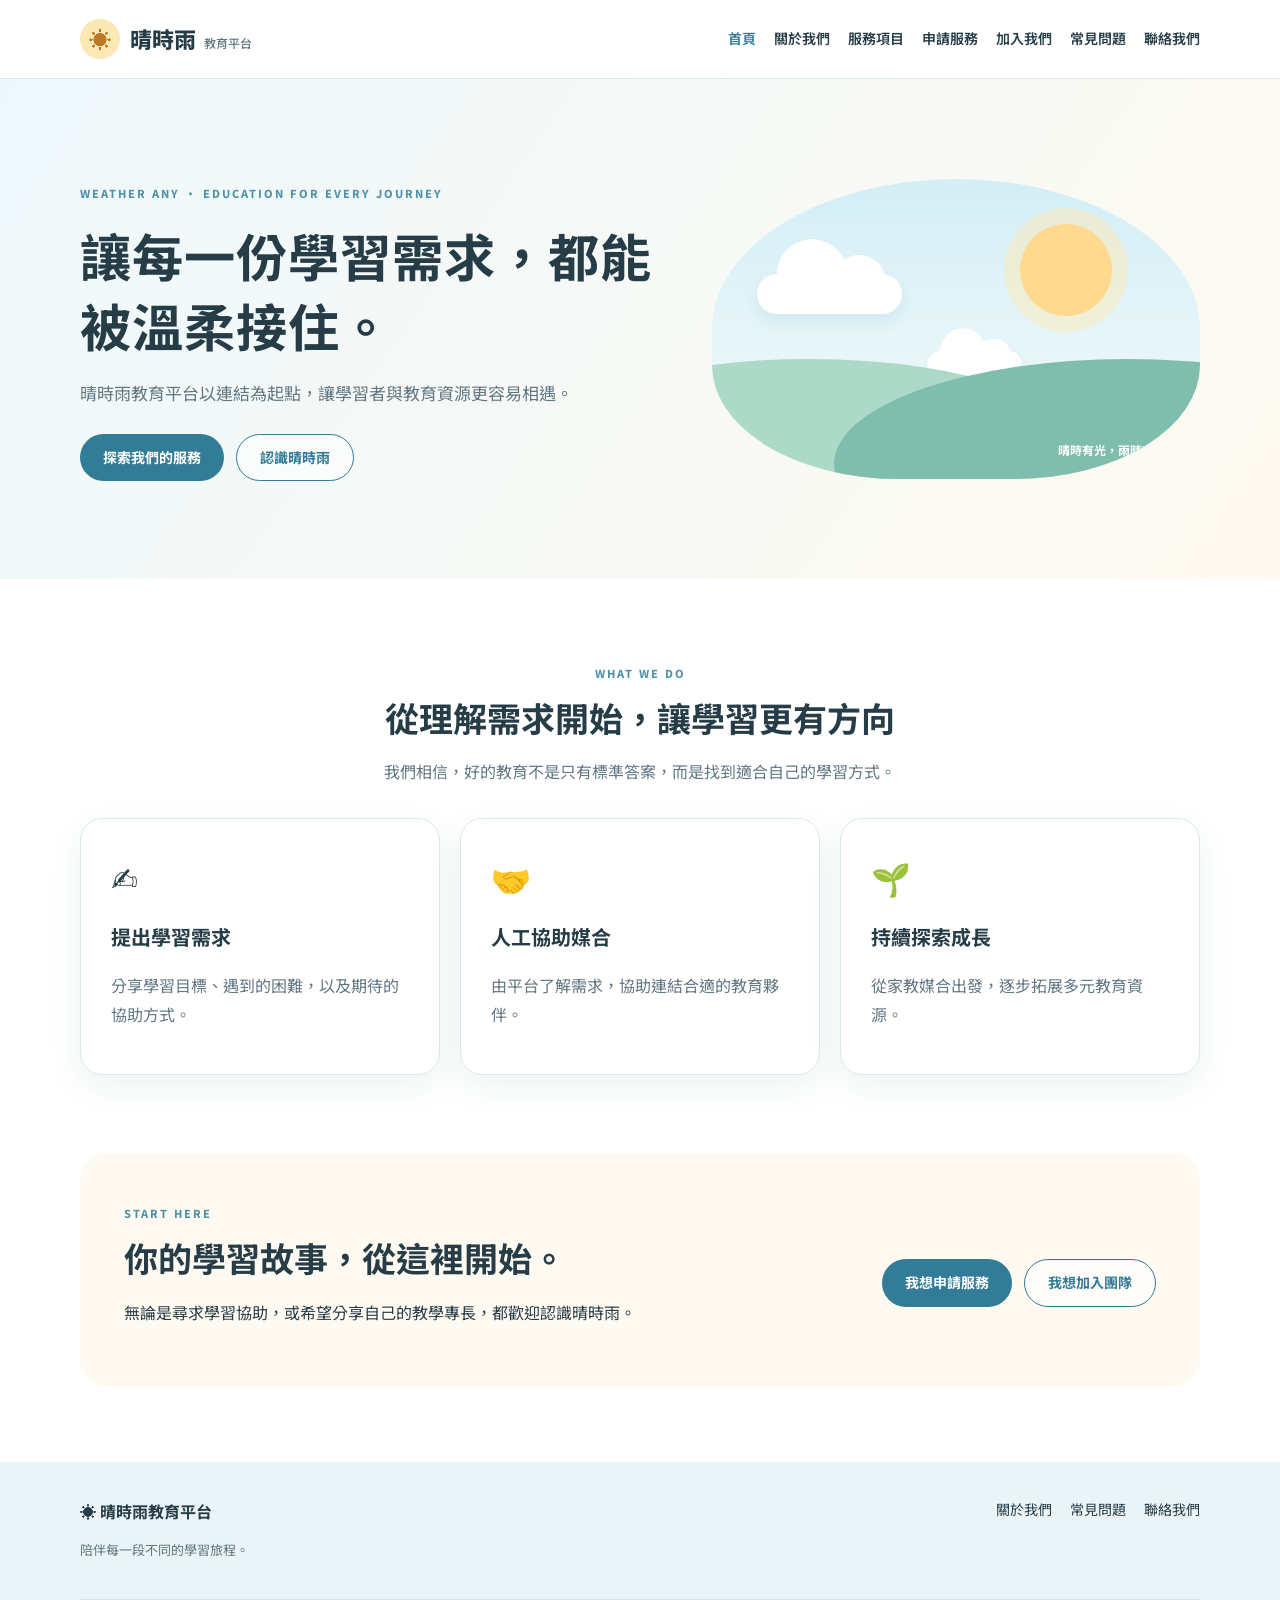
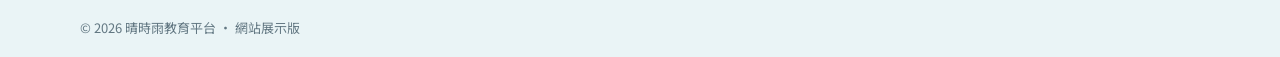
<file: index.html>
<!doctype html>
<html lang="zh-Hant">
<head>
  <meta charset="utf-8">
  <meta name="viewport" content="width=device-width, initial-scale=1">
  <meta name="description" content="晴時雨教育平台｜連結教育需求與學習資源。">
  <title>首頁｜晴時雨教育平台</title>
  <link rel="stylesheet" href="css/style.css">
  <script src="js/config.js" defer></script>
  <script src="js/main.js" defer></script>
</head>
<body>
  <a class="skip" href="#main">跳至主要內容</a>
  <header class="site-header">
    <div class="wrap header-inner">
      <a class="brand" href="index.html" aria-label="晴時雨教育平台首頁"><span class="brand-mark">☀</span><span>晴時雨<span class="brand-sub">教育平台</span></span></a>
      <button class="menu-toggle" type="button" aria-controls="site-nav" aria-expanded="false" aria-label="開啟導覽選單"><span></span><span></span><span></span></button>
      <nav class="site-nav" id="site-nav" aria-label="主要導覽"><a href="index.html" aria-current="page">首頁</a><a href="about.html">關於我們</a><a href="services.html">服務項目</a><a href="apply.html">申請服務</a><a href="join.html">加入我們</a><a href="faq.html">常見問題</a><a href="contact.html">聯絡我們</a></nav>
    </div>
  </header>
  <main id="main">
    <section class="hero home-hero"><div class="wrap hero-inner"><div><span class="eyebrow">WEATHER ANY · EDUCATION FOR EVERY JOURNEY</span><h1>讓每一份學習需求，都能被溫柔接住。</h1><p>晴時雨教育平台以連結為起點，讓學習者與教育資源更容易相遇。</p><div class="actions"><a class="btn primary" href="services.html">探索我們的服務</a><a class="btn outline" href="about.html">認識晴時雨</a></div></div><div class="hero-art" aria-hidden="true"><div class="sun"></div><div class="cloud cloud-one"></div><div class="cloud cloud-two"></div><div class="hill hill-one"></div><div class="hill hill-two"></div><span class="hero-caption">晴時有光，雨時有伴。</span></div></div></section>
    <div class="wrap"><section class="section"><div class="section-head"><span class="eyebrow">WHAT WE DO</span><h2>從理解需求開始，讓學習更有方向</h2><p>我們相信，好的教育不是只有標準答案，而是找到適合自己的學習方式。</p></div><div class="cards three"><article class="card"><span class="card-icon">✍️</span><h3>提出學習需求</h3><p>分享學習目標、遇到的困難，以及期待的協助方式。</p></article><article class="card"><span class="card-icon">🤝</span><h3>人工協助媒合</h3><p>由平台了解需求，協助連結合適的教育夥伴。</p></article><article class="card"><span class="card-icon">🌱</span><h3>持續探索成長</h3><p>從家教媒合出發，逐步拓展多元教育資源。</p></article></div></section><section class="section band"><div><span class="eyebrow">START HERE</span><h2>你的學習故事，從這裡開始。</h2><p>無論是尋求學習協助，或希望分享自己的教學專長，都歡迎認識晴時雨。</p></div><div class="actions"><a class="btn primary" href="apply.html">我想申請服務</a><a class="btn outline" href="join.html">我想加入團隊</a></div></section></div>
  </main>
  <footer class="site-footer"><div class="wrap footer-inner"><div><strong>☀ 晴時雨教育平台</strong><p>陪伴每一段不同的學習旅程。</p></div><div class="footer-links"><a href="about.html">關於我們</a><a href="faq.html">常見問題</a><a href="contact.html">聯絡我們</a></div></div><div class="wrap copyright">© <span id="year"></span> 晴時雨教育平台 · 網站展示版</div></footer>
</body>
</html>
</file>
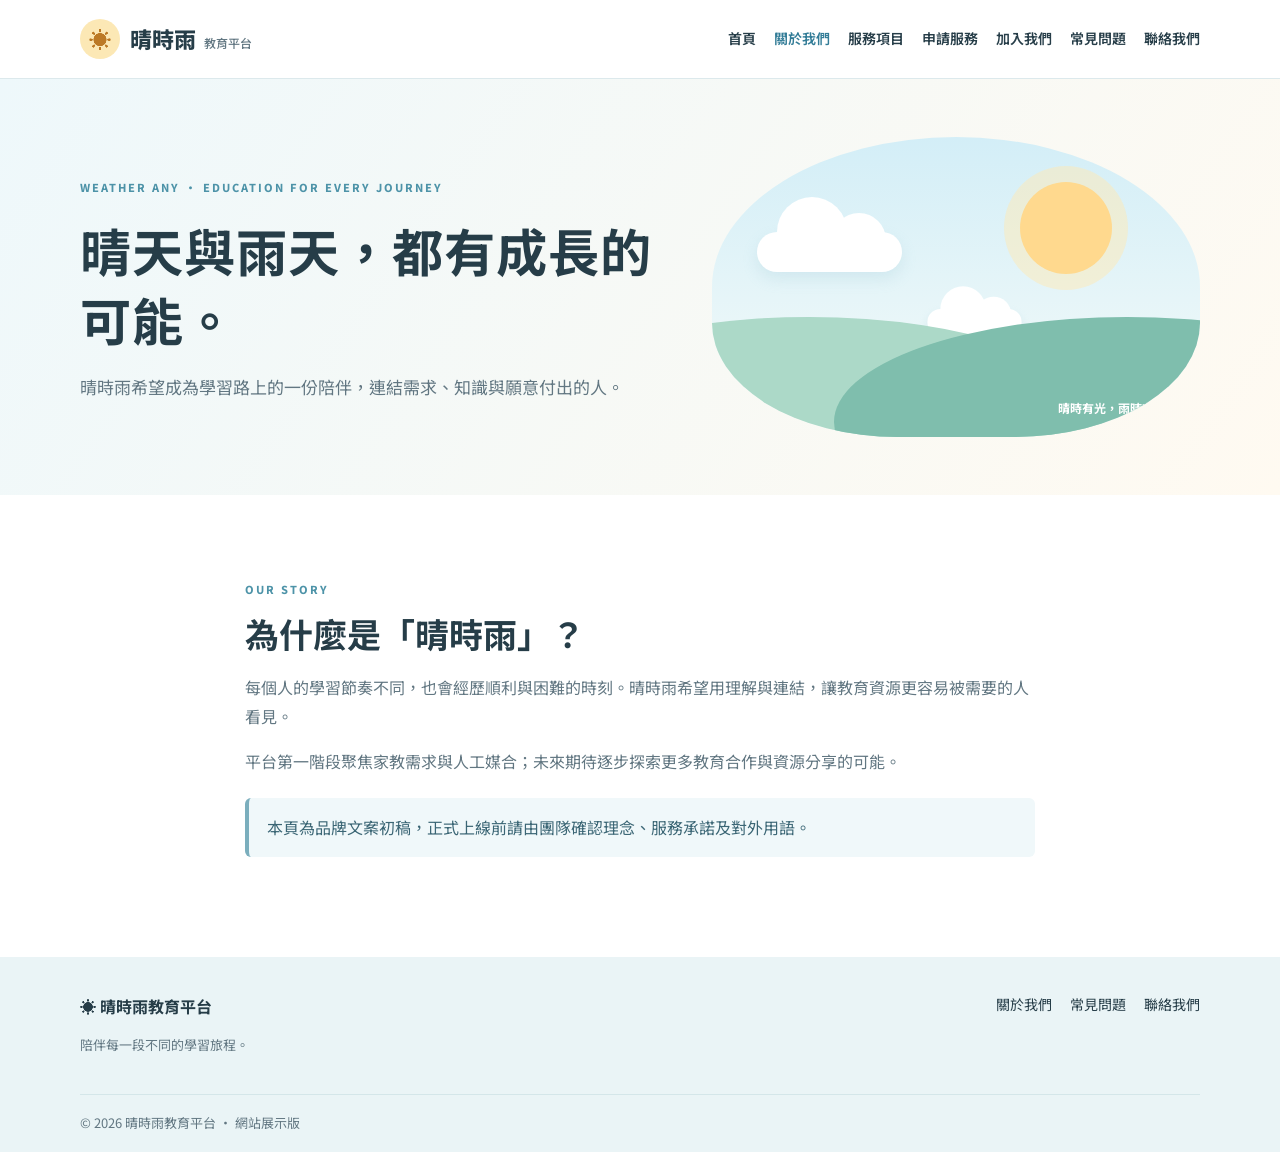
<file: about.html>
<!doctype html>
<html lang="zh-Hant">
<head>
  <meta charset="utf-8">
  <meta name="viewport" content="width=device-width, initial-scale=1">
  <meta name="description" content="晴時雨教育平台｜連結教育需求與學習資源。">
  <title>關於我們｜晴時雨教育平台</title>
  <link rel="stylesheet" href="css/style.css">
  <script src="js/config.js" defer></script>
  <script src="js/main.js" defer></script>
</head>
<body>
  <a class="skip" href="#main">跳至主要內容</a>
  <header class="site-header">
    <div class="wrap header-inner">
      <a class="brand" href="index.html" aria-label="晴時雨教育平台首頁"><span class="brand-mark">☀</span><span>晴時雨<span class="brand-sub">教育平台</span></span></a>
      <button class="menu-toggle" type="button" aria-controls="site-nav" aria-expanded="false" aria-label="開啟導覽選單"><span></span><span></span><span></span></button>
      <nav class="site-nav" id="site-nav" aria-label="主要導覽"><a href="index.html">首頁</a><a href="about.html" aria-current="page">關於我們</a><a href="services.html">服務項目</a><a href="apply.html">申請服務</a><a href="join.html">加入我們</a><a href="faq.html">常見問題</a><a href="contact.html">聯絡我們</a></nav>
    </div>
  </header>
  <main id="main">
    <section class="hero"><div class="wrap hero-inner"><div><span class="eyebrow">WEATHER ANY · EDUCATION FOR EVERY JOURNEY</span><h1>晴天與雨天，都有成長的可能。</h1><p>晴時雨希望成為學習路上的一份陪伴，連結需求、知識與願意付出的人。</p></div><div class="hero-art" aria-hidden="true"><div class="sun"></div><div class="cloud cloud-one"></div><div class="cloud cloud-two"></div><div class="hill hill-one"></div><div class="hill hill-two"></div><span class="hero-caption">晴時有光，雨時有伴。</span></div></div></section>
    <div class="wrap"><section class="section prose"><span class="eyebrow">OUR STORY</span><h2>為什麼是「晴時雨」？</h2><p>每個人的學習節奏不同，也會經歷順利與困難的時刻。晴時雨希望用理解與連結，讓教育資源更容易被需要的人看見。</p><p>平台第一階段聚焦家教需求與人工媒合；未來期待逐步探索更多教育合作與資源分享的可能。</p><div class="notice">本頁為品牌文案初稿，正式上線前請由團隊確認理念、服務承諾及對外用語。</div></section></div>
  </main>
  <footer class="site-footer"><div class="wrap footer-inner"><div><strong>☀ 晴時雨教育平台</strong><p>陪伴每一段不同的學習旅程。</p></div><div class="footer-links"><a href="about.html">關於我們</a><a href="faq.html">常見問題</a><a href="contact.html">聯絡我們</a></div></div><div class="wrap copyright">© <span id="year"></span> 晴時雨教育平台 · 網站展示版</div></footer>
</body>
</html>
</file>
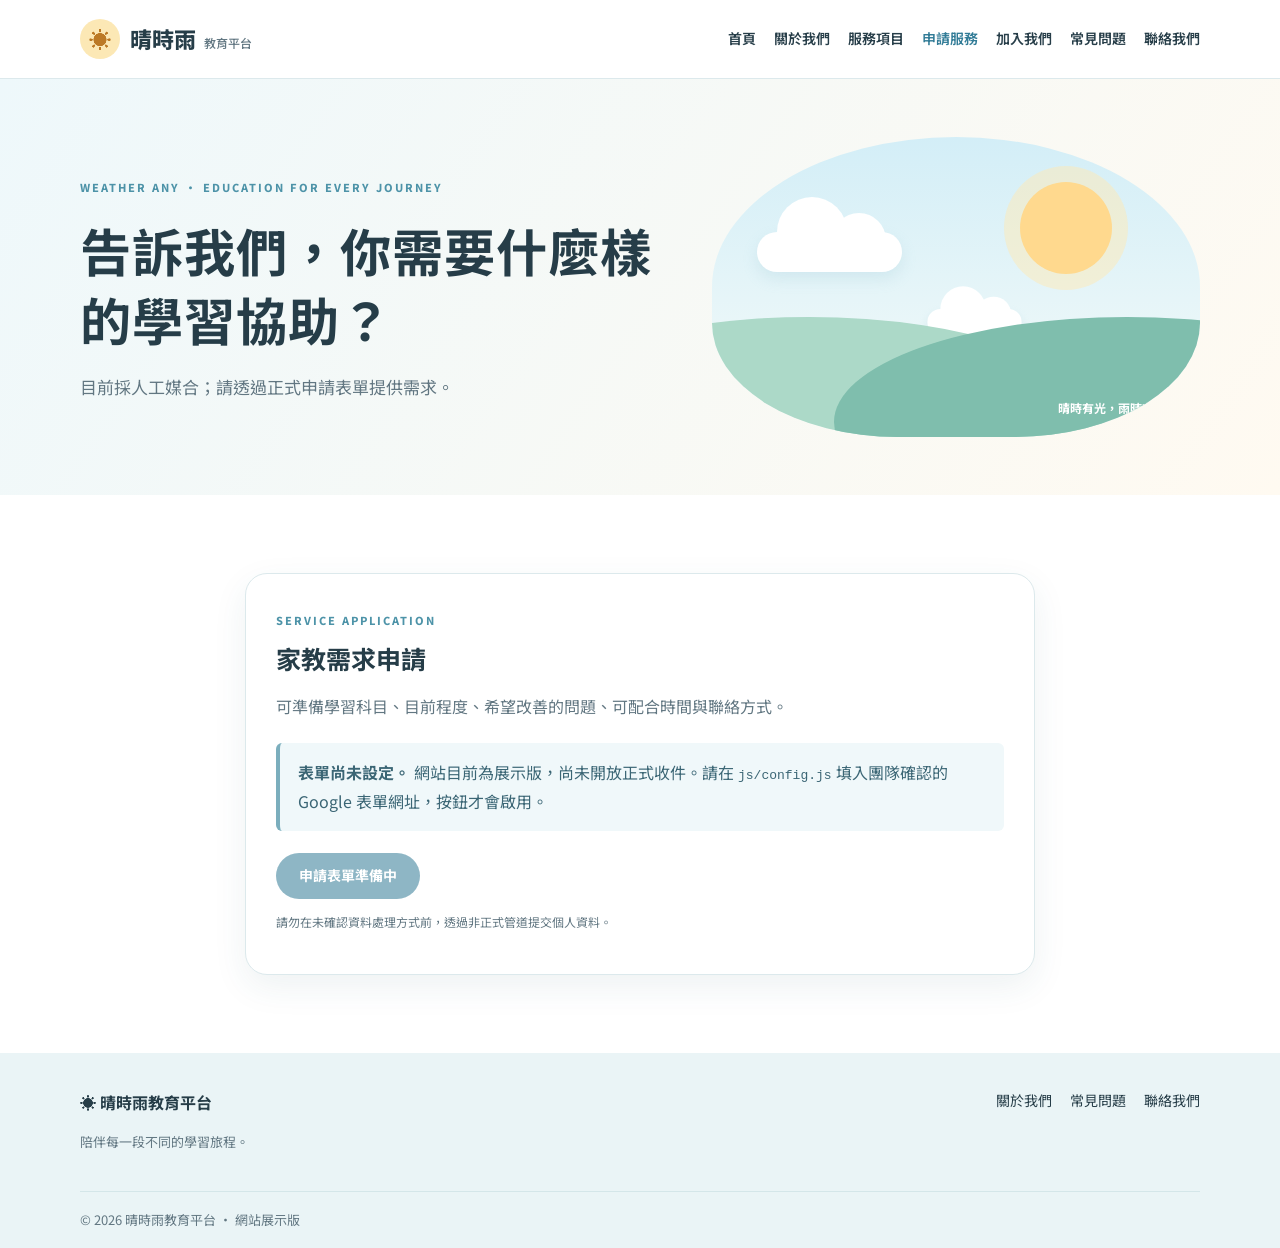
<file: apply.html>
<!doctype html>
<html lang="zh-Hant">
<head>
  <meta charset="utf-8">
  <meta name="viewport" content="width=device-width, initial-scale=1">
  <meta name="description" content="晴時雨教育平台｜連結教育需求與學習資源。">
  <title>申請服務｜晴時雨教育平台</title>
  <link rel="stylesheet" href="css/style.css">
  <script src="js/config.js" defer></script>
  <script src="js/main.js" defer></script>
</head>
<body>
  <a class="skip" href="#main">跳至主要內容</a>
  <header class="site-header">
    <div class="wrap header-inner">
      <a class="brand" href="index.html" aria-label="晴時雨教育平台首頁"><span class="brand-mark">☀</span><span>晴時雨<span class="brand-sub">教育平台</span></span></a>
      <button class="menu-toggle" type="button" aria-controls="site-nav" aria-expanded="false" aria-label="開啟導覽選單"><span></span><span></span><span></span></button>
      <nav class="site-nav" id="site-nav" aria-label="主要導覽"><a href="index.html">首頁</a><a href="about.html">關於我們</a><a href="services.html">服務項目</a><a href="apply.html" aria-current="page">申請服務</a><a href="join.html">加入我們</a><a href="faq.html">常見問題</a><a href="contact.html">聯絡我們</a></nav>
    </div>
  </header>
  <main id="main">
    <section class="hero"><div class="wrap hero-inner"><div><span class="eyebrow">WEATHER ANY · EDUCATION FOR EVERY JOURNEY</span><h1>告訴我們，你需要什麼樣的學習協助？</h1><p>目前採人工媒合；請透過正式申請表單提供需求。</p></div><div class="hero-art" aria-hidden="true"><div class="sun"></div><div class="cloud cloud-one"></div><div class="cloud cloud-two"></div><div class="hill hill-one"></div><div class="hill hill-two"></div><span class="hero-caption">晴時有光，雨時有伴。</span></div></div></section>
    <div class="wrap"><section class="section narrow"><div class="card"><span class="eyebrow">SERVICE APPLICATION</span><h2>家教需求申請</h2><p>可準備學習科目、目前程度、希望改善的問題、可配合時間與聯絡方式。</p><div class="notice"><strong>表單尚未設定。</strong> 網站目前為展示版，尚未開放正式收件。請在 <code>js/config.js</code> 填入團隊確認的 Google 表單網址，按鈕才會啟用。</div><a class="btn primary external-form disabled" href="#" aria-disabled="true">申請表單準備中</a><p class="small">請勿在未確認資料處理方式前，透過非正式管道提交個人資料。</p></div></section></div>
  </main>
  <footer class="site-footer"><div class="wrap footer-inner"><div><strong>☀ 晴時雨教育平台</strong><p>陪伴每一段不同的學習旅程。</p></div><div class="footer-links"><a href="about.html">關於我們</a><a href="faq.html">常見問題</a><a href="contact.html">聯絡我們</a></div></div><div class="wrap copyright">© <span id="year"></span> 晴時雨教育平台 · 網站展示版</div></footer>
</body>
</html>
</file>
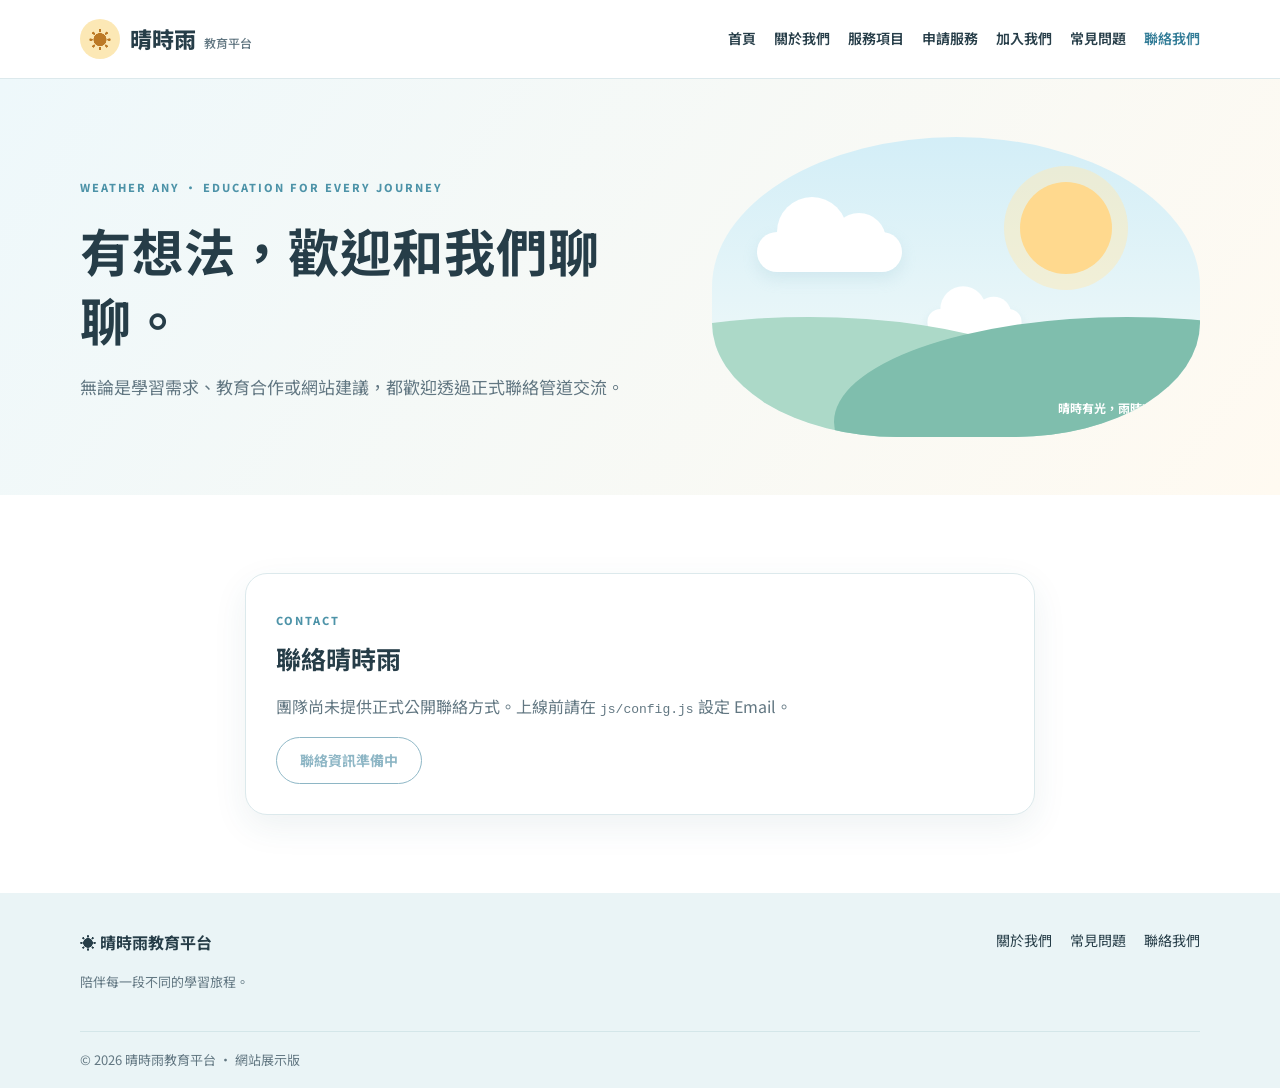
<file: contact.html>
<!doctype html>
<html lang="zh-Hant">
<head>
  <meta charset="utf-8">
  <meta name="viewport" content="width=device-width, initial-scale=1">
  <meta name="description" content="晴時雨教育平台｜連結教育需求與學習資源。">
  <title>聯絡我們｜晴時雨教育平台</title>
  <link rel="stylesheet" href="css/style.css">
  <script src="js/config.js" defer></script>
  <script src="js/main.js" defer></script>
</head>
<body>
  <a class="skip" href="#main">跳至主要內容</a>
  <header class="site-header">
    <div class="wrap header-inner">
      <a class="brand" href="index.html" aria-label="晴時雨教育平台首頁"><span class="brand-mark">☀</span><span>晴時雨<span class="brand-sub">教育平台</span></span></a>
      <button class="menu-toggle" type="button" aria-controls="site-nav" aria-expanded="false" aria-label="開啟導覽選單"><span></span><span></span><span></span></button>
      <nav class="site-nav" id="site-nav" aria-label="主要導覽"><a href="index.html">首頁</a><a href="about.html">關於我們</a><a href="services.html">服務項目</a><a href="apply.html">申請服務</a><a href="join.html">加入我們</a><a href="faq.html">常見問題</a><a href="contact.html" aria-current="page">聯絡我們</a></nav>
    </div>
  </header>
  <main id="main">
    <section class="hero"><div class="wrap hero-inner"><div><span class="eyebrow">WEATHER ANY · EDUCATION FOR EVERY JOURNEY</span><h1>有想法，歡迎和我們聊聊。</h1><p>無論是學習需求、教育合作或網站建議，都歡迎透過正式聯絡管道交流。</p></div><div class="hero-art" aria-hidden="true"><div class="sun"></div><div class="cloud cloud-one"></div><div class="cloud cloud-two"></div><div class="hill hill-one"></div><div class="hill hill-two"></div><span class="hero-caption">晴時有光，雨時有伴。</span></div></div></section>
    <div class="wrap"><section class="section narrow"><div class="card"><span class="eyebrow">CONTACT</span><h2>聯絡晴時雨</h2><p>團隊尚未提供正式公開聯絡方式。上線前請在 <code>js/config.js</code> 設定 Email。</p><a class="btn outline contact-email disabled" href="#" aria-disabled="true">聯絡資訊準備中</a></div></section></div>
  </main>
  <footer class="site-footer"><div class="wrap footer-inner"><div><strong>☀ 晴時雨教育平台</strong><p>陪伴每一段不同的學習旅程。</p></div><div class="footer-links"><a href="about.html">關於我們</a><a href="faq.html">常見問題</a><a href="contact.html">聯絡我們</a></div></div><div class="wrap copyright">© <span id="year"></span> 晴時雨教育平台 · 網站展示版</div></footer>
</body>
</html>
</file>
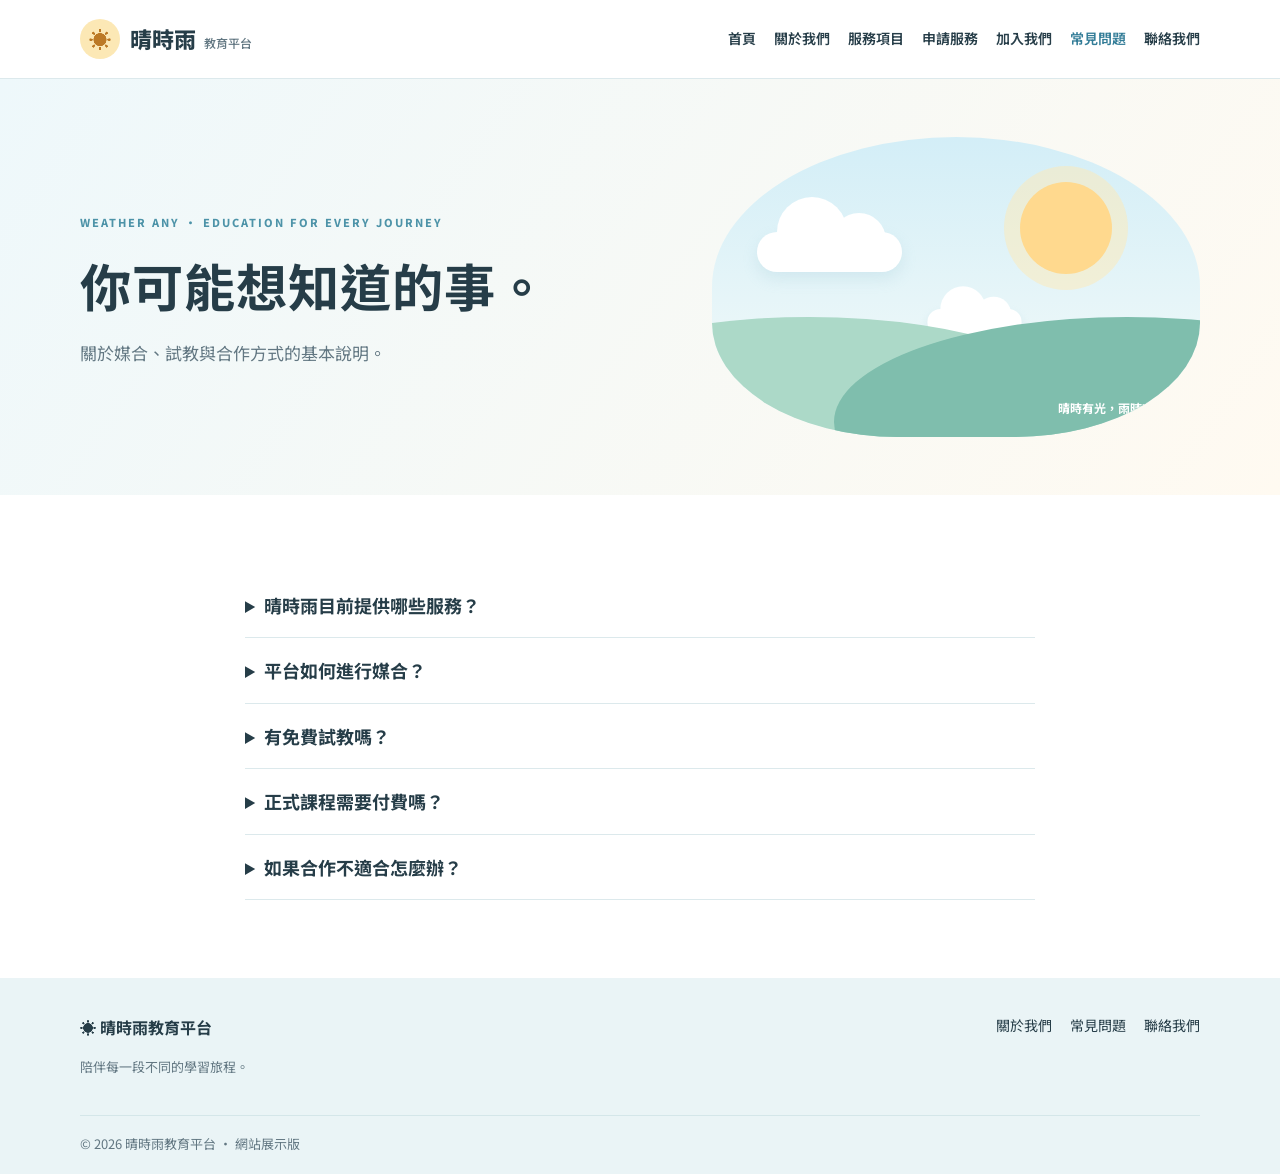
<file: faq.html>
<!doctype html>
<html lang="zh-Hant">
<head>
  <meta charset="utf-8">
  <meta name="viewport" content="width=device-width, initial-scale=1">
  <meta name="description" content="晴時雨教育平台｜連結教育需求與學習資源。">
  <title>常見問題｜晴時雨教育平台</title>
  <link rel="stylesheet" href="css/style.css">
  <script src="js/config.js" defer></script>
  <script src="js/main.js" defer></script>
</head>
<body>
  <a class="skip" href="#main">跳至主要內容</a>
  <header class="site-header">
    <div class="wrap header-inner">
      <a class="brand" href="index.html" aria-label="晴時雨教育平台首頁"><span class="brand-mark">☀</span><span>晴時雨<span class="brand-sub">教育平台</span></span></a>
      <button class="menu-toggle" type="button" aria-controls="site-nav" aria-expanded="false" aria-label="開啟導覽選單"><span></span><span></span><span></span></button>
      <nav class="site-nav" id="site-nav" aria-label="主要導覽"><a href="index.html">首頁</a><a href="about.html">關於我們</a><a href="services.html">服務項目</a><a href="apply.html">申請服務</a><a href="join.html">加入我們</a><a href="faq.html" aria-current="page">常見問題</a><a href="contact.html">聯絡我們</a></nav>
    </div>
  </header>
  <main id="main">
    <section class="hero"><div class="wrap hero-inner"><div><span class="eyebrow">WEATHER ANY · EDUCATION FOR EVERY JOURNEY</span><h1>你可能想知道的事。</h1><p>關於媒合、試教與合作方式的基本說明。</p></div><div class="hero-art" aria-hidden="true"><div class="sun"></div><div class="cloud cloud-one"></div><div class="cloud cloud-two"></div><div class="hill hill-one"></div><div class="hill hill-two"></div><span class="hero-caption">晴時有光，雨時有伴。</span></div></div></section>
    <div class="wrap"><section class="section narrow faq"><details><summary>晴時雨目前提供哪些服務？</summary><p>第一階段以家教需求人工媒合為主，其他教育服務仍在規劃中。</p></details><details><summary>平台如何進行媒合？</summary><p>由平台了解需求後人工協助媒合，並非由老師直接取得公開申請資料。</p></details><details><summary>有免費試教嗎？</summary><p>目前規劃提供免費試教，實際次數、時長及適用條件將以正式公告為準。</p></details><details><summary>正式課程需要付費嗎？</summary><p>正式合作費用與上課方式由老師及需求者協商，並非所有課程都免費。</p></details><details><summary>如果合作不適合怎麼辦？</summary><p>雙方可以提出終止合作，實際流程將由平台另行說明。</p></details></section></div>
  </main>
  <footer class="site-footer"><div class="wrap footer-inner"><div><strong>☀ 晴時雨教育平台</strong><p>陪伴每一段不同的學習旅程。</p></div><div class="footer-links"><a href="about.html">關於我們</a><a href="faq.html">常見問題</a><a href="contact.html">聯絡我們</a></div></div><div class="wrap copyright">© <span id="year"></span> 晴時雨教育平台 · 網站展示版</div></footer>
</body>
</html>
</file>
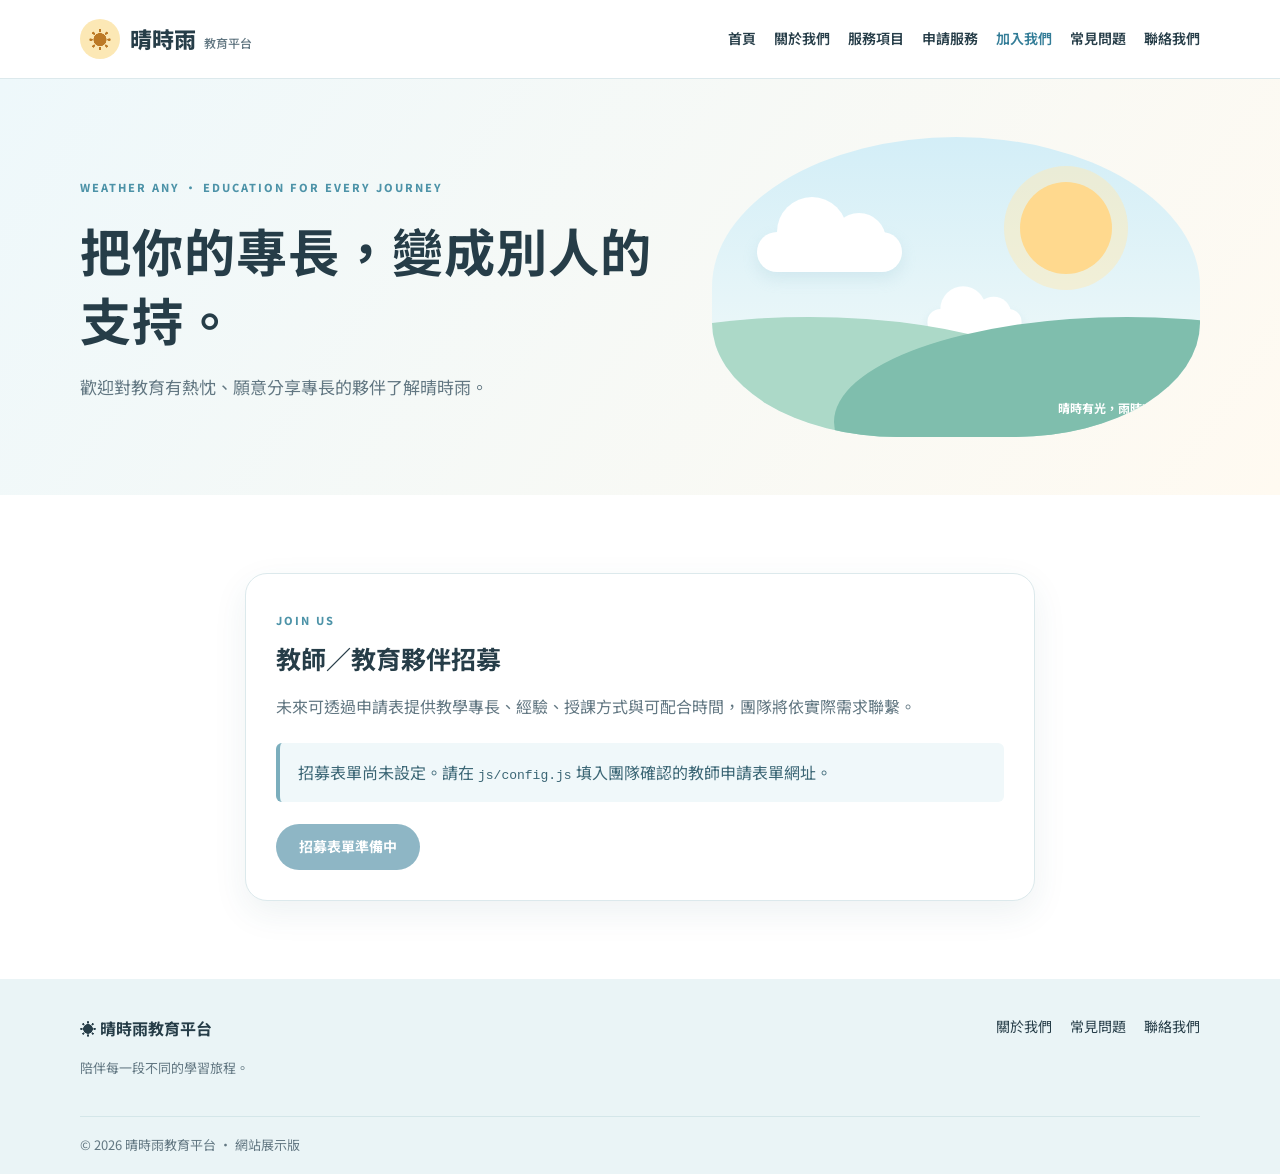
<file: join.html>
<!doctype html>
<html lang="zh-Hant">
<head>
  <meta charset="utf-8">
  <meta name="viewport" content="width=device-width, initial-scale=1">
  <meta name="description" content="晴時雨教育平台｜連結教育需求與學習資源。">
  <title>加入我們｜晴時雨教育平台</title>
  <link rel="stylesheet" href="css/style.css">
  <script src="js/config.js" defer></script>
  <script src="js/main.js" defer></script>
</head>
<body>
  <a class="skip" href="#main">跳至主要內容</a>
  <header class="site-header">
    <div class="wrap header-inner">
      <a class="brand" href="index.html" aria-label="晴時雨教育平台首頁"><span class="brand-mark">☀</span><span>晴時雨<span class="brand-sub">教育平台</span></span></a>
      <button class="menu-toggle" type="button" aria-controls="site-nav" aria-expanded="false" aria-label="開啟導覽選單"><span></span><span></span><span></span></button>
      <nav class="site-nav" id="site-nav" aria-label="主要導覽"><a href="index.html">首頁</a><a href="about.html">關於我們</a><a href="services.html">服務項目</a><a href="apply.html">申請服務</a><a href="join.html" aria-current="page">加入我們</a><a href="faq.html">常見問題</a><a href="contact.html">聯絡我們</a></nav>
    </div>
  </header>
  <main id="main">
    <section class="hero"><div class="wrap hero-inner"><div><span class="eyebrow">WEATHER ANY · EDUCATION FOR EVERY JOURNEY</span><h1>把你的專長，變成別人的支持。</h1><p>歡迎對教育有熱忱、願意分享專長的夥伴了解晴時雨。</p></div><div class="hero-art" aria-hidden="true"><div class="sun"></div><div class="cloud cloud-one"></div><div class="cloud cloud-two"></div><div class="hill hill-one"></div><div class="hill hill-two"></div><span class="hero-caption">晴時有光，雨時有伴。</span></div></div></section>
    <div class="wrap"><section class="section narrow"><div class="card"><span class="eyebrow">JOIN US</span><h2>教師／教育夥伴招募</h2><p>未來可透過申請表提供教學專長、經驗、授課方式與可配合時間，團隊將依實際需求聯繫。</p><div class="notice">招募表單尚未設定。請在 <code>js/config.js</code> 填入團隊確認的教師申請表單網址。</div><a class="btn primary teacher-form disabled" href="#" aria-disabled="true">招募表單準備中</a></div></section></div>
  </main>
  <footer class="site-footer"><div class="wrap footer-inner"><div><strong>☀ 晴時雨教育平台</strong><p>陪伴每一段不同的學習旅程。</p></div><div class="footer-links"><a href="about.html">關於我們</a><a href="faq.html">常見問題</a><a href="contact.html">聯絡我們</a></div></div><div class="wrap copyright">© <span id="year"></span> 晴時雨教育平台 · 網站展示版</div></footer>
</body>
</html>
</file>
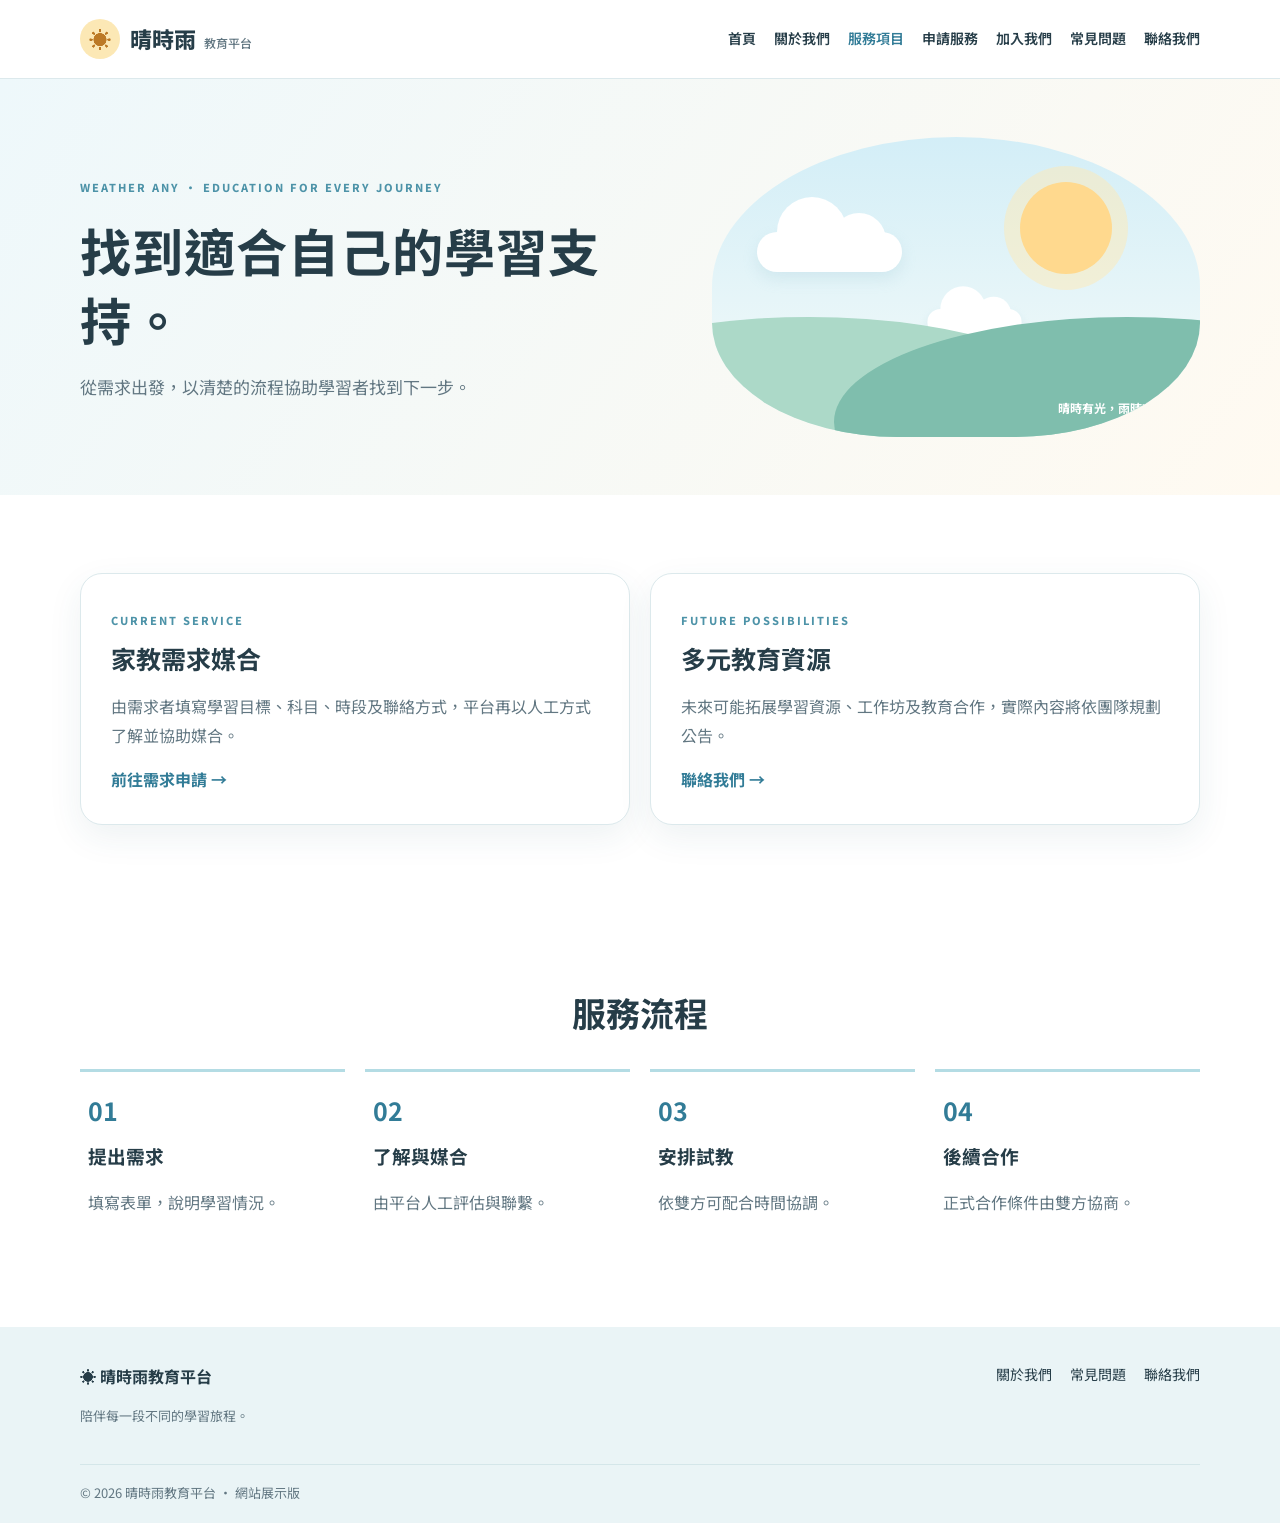
<file: services.html>
<!doctype html>
<html lang="zh-Hant">
<head>
  <meta charset="utf-8">
  <meta name="viewport" content="width=device-width, initial-scale=1">
  <meta name="description" content="晴時雨教育平台｜連結教育需求與學習資源。">
  <title>服務項目｜晴時雨教育平台</title>
  <link rel="stylesheet" href="css/style.css">
  <script src="js/config.js" defer></script>
  <script src="js/main.js" defer></script>
</head>
<body>
  <a class="skip" href="#main">跳至主要內容</a>
  <header class="site-header">
    <div class="wrap header-inner">
      <a class="brand" href="index.html" aria-label="晴時雨教育平台首頁"><span class="brand-mark">☀</span><span>晴時雨<span class="brand-sub">教育平台</span></span></a>
      <button class="menu-toggle" type="button" aria-controls="site-nav" aria-expanded="false" aria-label="開啟導覽選單"><span></span><span></span><span></span></button>
      <nav class="site-nav" id="site-nav" aria-label="主要導覽"><a href="index.html">首頁</a><a href="about.html">關於我們</a><a href="services.html" aria-current="page">服務項目</a><a href="apply.html">申請服務</a><a href="join.html">加入我們</a><a href="faq.html">常見問題</a><a href="contact.html">聯絡我們</a></nav>
    </div>
  </header>
  <main id="main">
    <section class="hero"><div class="wrap hero-inner"><div><span class="eyebrow">WEATHER ANY · EDUCATION FOR EVERY JOURNEY</span><h1>找到適合自己的學習支持。</h1><p>從需求出發，以清楚的流程協助學習者找到下一步。</p></div><div class="hero-art" aria-hidden="true"><div class="sun"></div><div class="cloud cloud-one"></div><div class="cloud cloud-two"></div><div class="hill hill-one"></div><div class="hill hill-two"></div><span class="hero-caption">晴時有光，雨時有伴。</span></div></div></section>
    <div class="wrap"><section class="section"><div class="cards two"><article class="card"><span class="eyebrow">CURRENT SERVICE</span><h2>家教需求媒合</h2><p>由需求者填寫學習目標、科目、時段及聯絡方式，平台再以人工方式了解並協助媒合。</p><a class="text-link" href="apply.html">前往需求申請 →</a></article><article class="card"><span class="eyebrow">FUTURE POSSIBILITIES</span><h2>多元教育資源</h2><p>未來可能拓展學習資源、工作坊及教育合作，實際內容將依團隊規劃公告。</p><a class="text-link" href="contact.html">聯絡我們 →</a></article></div></section><section class="section"><div class="section-head"><h2>服務流程</h2></div><div class="steps"><div><b>01</b><h3>提出需求</h3><p>填寫表單，說明學習情況。</p></div><div><b>02</b><h3>了解與媒合</h3><p>由平台人工評估與聯繫。</p></div><div><b>03</b><h3>安排試教</h3><p>依雙方可配合時間協調。</p></div><div><b>04</b><h3>後續合作</h3><p>正式合作條件由雙方協商。</p></div></div></section></div>
  </main>
  <footer class="site-footer"><div class="wrap footer-inner"><div><strong>☀ 晴時雨教育平台</strong><p>陪伴每一段不同的學習旅程。</p></div><div class="footer-links"><a href="about.html">關於我們</a><a href="faq.html">常見問題</a><a href="contact.html">聯絡我們</a></div></div><div class="wrap copyright">© <span id="year"></span> 晴時雨教育平台 · 網站展示版</div></footer>
</body>
</html>
</file>
<file: css/style.css>
@import url('https://fonts.googleapis.com/css2?family=Noto+Sans+TC:wght@400;500;600;700;800&display=swap');
:root{--ink:#263d48;--muted:#627782;--blue:#327c97;--light:#e9f5f8;--cream:#fffaf1;--line:#dce9ec;--white:#fff;--shadow:0 12px 34px rgba(35,83,105,.08)}
*{box-sizing:border-box}html{scroll-behavior:smooth}body{margin:0;color:var(--ink);font-family:"Noto Sans TC",system-ui,sans-serif;line-height:1.8;background:#fff}a{color:inherit;text-decoration:none}button{font:inherit}a:focus-visible,button:focus-visible,summary:focus-visible{outline:3px solid #d78b45;outline-offset:3px}.wrap{width:min(1120px,calc(100% - 40px));margin:auto}.skip{position:absolute;left:-9999px}.skip:focus{left:12px;top:12px;z-index:100;background:white;padding:8px}.site-header{position:sticky;top:0;z-index:20;background:rgba(255,255,255,.96);border-bottom:1px solid var(--line);backdrop-filter:blur(12px)}.header-inner{min-height:78px;display:flex;align-items:center;justify-content:space-between;gap:24px}.brand{display:flex;align-items:center;gap:10px;font-size:22px;font-weight:800;white-space:nowrap}.brand-mark{display:grid;place-items:center;background:#fce8b5;color:#bc7925;border-radius:50%;width:40px;height:40px}.brand-sub{font-size:12px;font-weight:500;color:var(--muted);margin-left:8px}.site-nav{display:flex;align-items:center;gap:18px}.site-nav a{font-size:14px;font-weight:600;padding:7px 0;white-space:nowrap}.site-nav a:hover,.site-nav a[aria-current]{color:var(--blue)}.menu-toggle{display:none}.hero{background:linear-gradient(125deg,#eef8fb 0%,#fffaf1 100%);overflow:hidden}.hero-inner{display:grid;grid-template-columns:1.1fr .9fr;gap:35px;align-items:center;min-height:370px;padding:58px 0}.home-hero .hero-inner{min-height:500px}.eyebrow{font-size:11px;font-weight:800;letter-spacing:2px;color:#4d93a8}.hero h1{font-size:clamp(30px,4vw,52px);line-height:1.35;letter-spacing:1px;margin:16px 0 18px}.hero p{font-size:17px;max-width:560px;color:var(--muted);margin:0}.actions{display:flex;flex-wrap:wrap;gap:12px;margin-top:26px}.btn{display:inline-flex;align-items:center;justify-content:center;min-height:46px;padding:10px 23px;border-radius:999px;font-weight:700;font-size:14px;transition:transform .2s,background .2s}.btn:hover:not(.disabled){transform:translateY(-2px)}.btn.primary{background:var(--blue);color:white}.btn.outline{border:1px solid var(--blue);color:var(--blue);background:#fff9}.btn.disabled{opacity:.55;cursor:not-allowed}.hero-art{position:relative;height:300px;border-radius:50% 50% 38% 38%;background:linear-gradient(#d3eef7,#f6fbf9);overflow:hidden}.sun{position:absolute;top:45px;right:88px;width:92px;height:92px;background:#ffd98e;border-radius:50%;box-shadow:0 0 0 16px #ffe7af77}.cloud{position:absolute;width:145px;height:40px;background:white;border-radius:40px;top:95px;left:45px;box-shadow:0 7px 15px #8bbccc33}.cloud:before,.cloud:after{content:"";position:absolute;background:white;border-radius:50%}.cloud:before{width:70px;height:70px;left:20px;bottom:5px}.cloud:after{width:54px;height:54px;right:16px;bottom:5px}.cloud-two{transform:scale(.65);top:165px;left:190px}.hill{position:absolute;bottom:-90px;width:120%;height:210px;border-radius:50%}.hill-one{left:-40%;background:#acd9c8}.hill-two{left:25%;background:#7fbead}.hero-caption{position:absolute;bottom:18px;right:22px;font-size:12px;color:#fff;font-weight:700}.section{padding:78px 0}.section-head{text-align:center;max-width:720px;margin:0 auto 32px}.section h2{font-size:clamp(24px,3vw,34px);line-height:1.4;margin:8px 0 14px}.section-head p,.card p,.prose p,.steps p{color:var(--muted)}.cards{display:grid;gap:20px}.cards.three{grid-template-columns:repeat(3,1fr)}.cards.two{grid-template-columns:repeat(2,1fr)}.card{background:white;border:1px solid var(--line);border-radius:22px;padding:30px;box-shadow:var(--shadow)}.card h3{font-size:20px;margin:12px 0 8px}.card h2{font-size:25px}.card-icon{font-size:32px}.band{background:var(--cream);border-radius:28px;padding:44px;display:flex;align-items:center;justify-content:space-between;gap:24px;margin-bottom:75px}.band .actions{flex-shrink:0}.narrow,.prose{max-width:790px;margin:auto}.notice{border-left:4px solid #7baebd;background:#f0f8fa;padding:15px 18px;border-radius:6px;margin:22px 0;color:#3b6675}.small{font-size:12px;color:var(--muted)}.text-link{color:var(--blue);font-weight:700}.steps{display:grid;grid-template-columns:repeat(4,1fr);gap:20px}.steps>div{border-top:3px solid #b4dce4;padding:16px 8px}.steps b{color:var(--blue);font-size:25px}.steps h3{margin:6px 0}.faq details{border-bottom:1px solid var(--line);padding:16px 0}.faq summary{cursor:pointer;font-weight:700;font-size:18px}.faq details p{color:var(--muted);padding-right:18px}.site-footer{background:#eaf4f6;padding:35px 0 18px}.footer-inner{display:flex;justify-content:space-between;gap:20px}.footer-inner p,.copyright{font-size:13px;color:var(--muted)}.footer-links{display:flex;gap:18px;flex-wrap:wrap;font-size:14px}.copyright{border-top:1px solid #d4e6e9;padding-top:16px;margin-top:24px}
@media(max-width:960px){.menu-toggle{display:flex;flex-direction:column;justify-content:center;gap:5px;background:transparent;border:1px solid var(--line);border-radius:10px;width:44px;height:44px;align-items:center;cursor:pointer}.menu-toggle span{width:20px;height:2px;background:var(--ink)}.site-nav{display:none;position:absolute;top:100%;left:0;right:0;background:white;box-shadow:var(--shadow);padding:12px 20px 22px;flex-direction:column;align-items:stretch;gap:0}.site-nav.open{display:flex}.site-nav a{padding:12px 8px;border-bottom:1px solid var(--line)}.hero-inner{grid-template-columns:1fr 0.7fr}.steps{grid-template-columns:repeat(2,1fr)}}
@media(max-width:680px){.wrap{width:min(100% - 32px,1120px)}.header-inner{min-height:66px}.brand{font-size:19px}.brand-sub{font-size:10px}.hero-inner,.home-hero .hero-inner{grid-template-columns:1fr;min-height:auto;padding:44px 0 28px;gap:24px}.hero p{font-size:15px}.hero-art{height:220px;max-width:390px;width:100%;margin:auto}.cards.three,.cards.two,.steps{grid-template-columns:1fr}.section{padding:48px 0}.card{padding:23px}.band{padding:28px 22px;display:block;margin-bottom:50px}.band .actions{margin-top:22px}.footer-inner{display:block}.footer-links{margin-top:18px}.actions .btn{width:100%}.hero h1{font-size:32px}}
@media(prefers-reduced-motion:reduce){html{scroll-behavior:auto}*{transition:none!important}}
</file>
